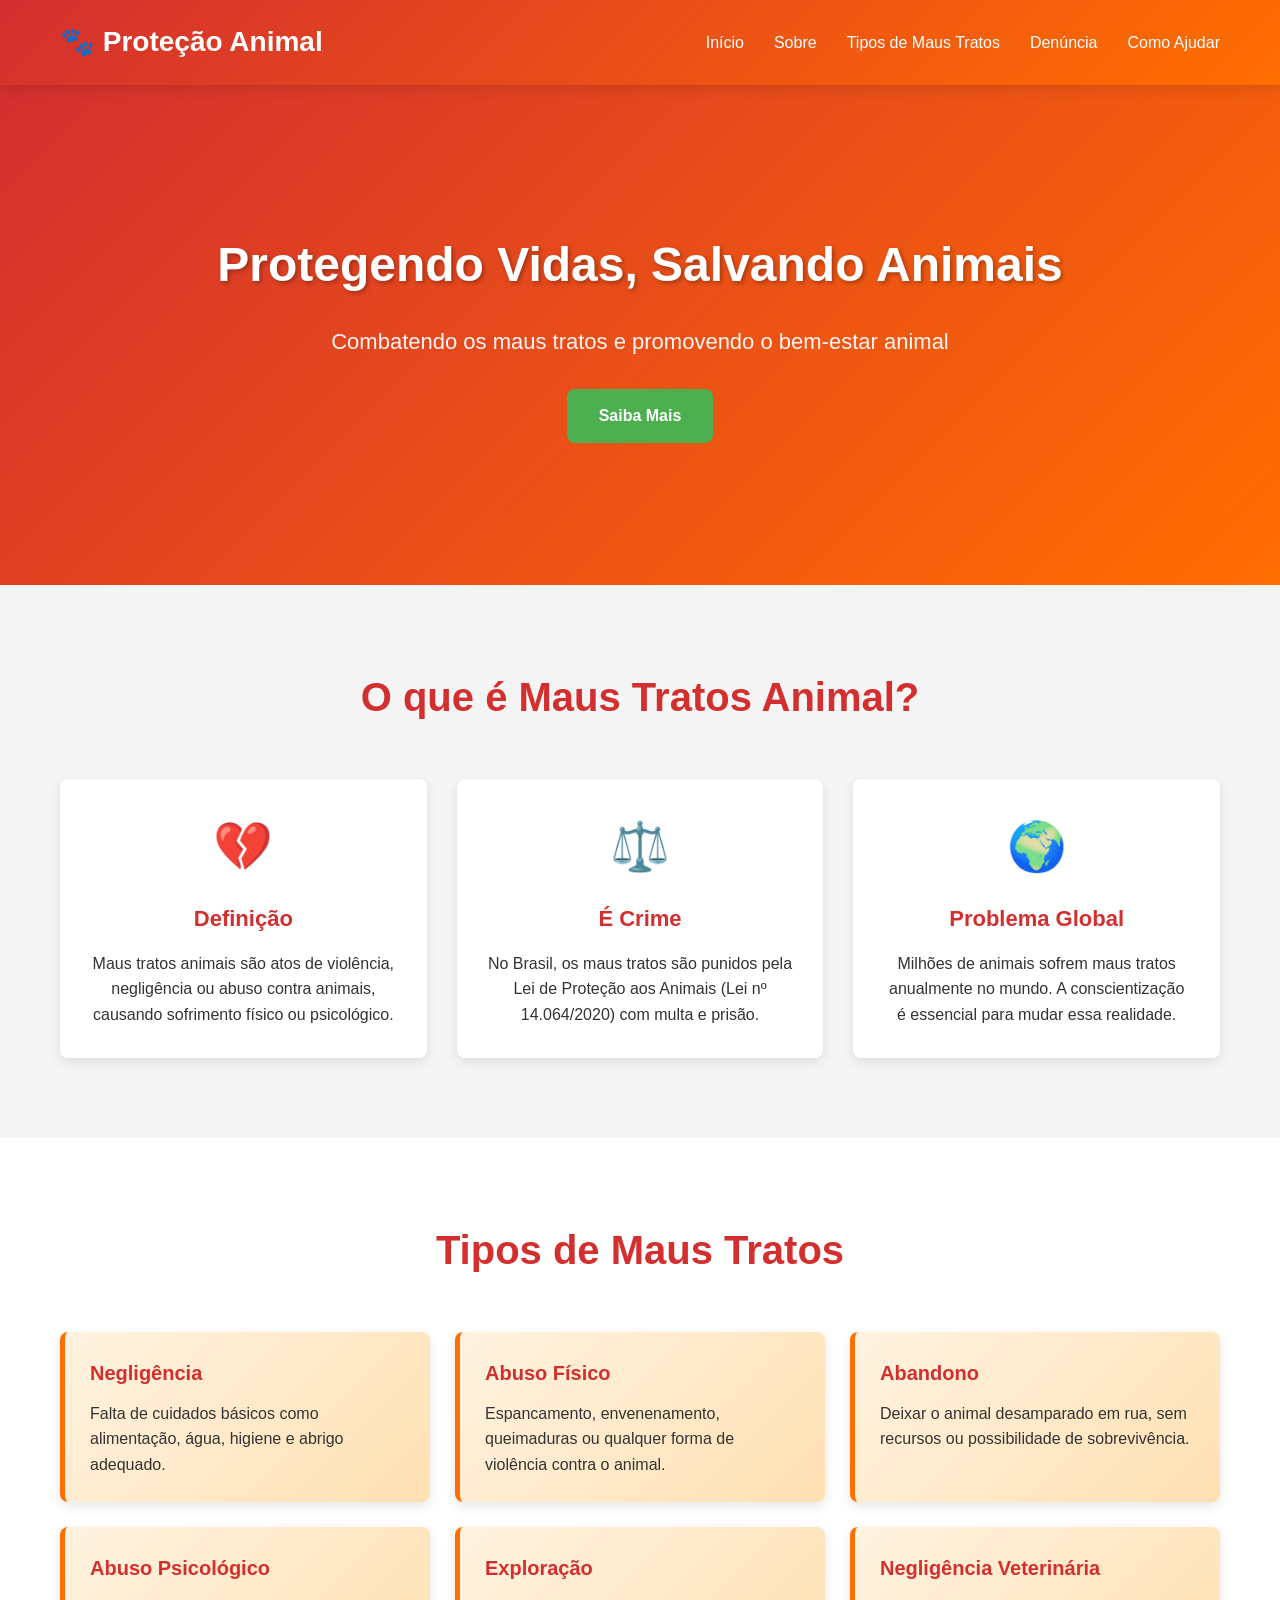
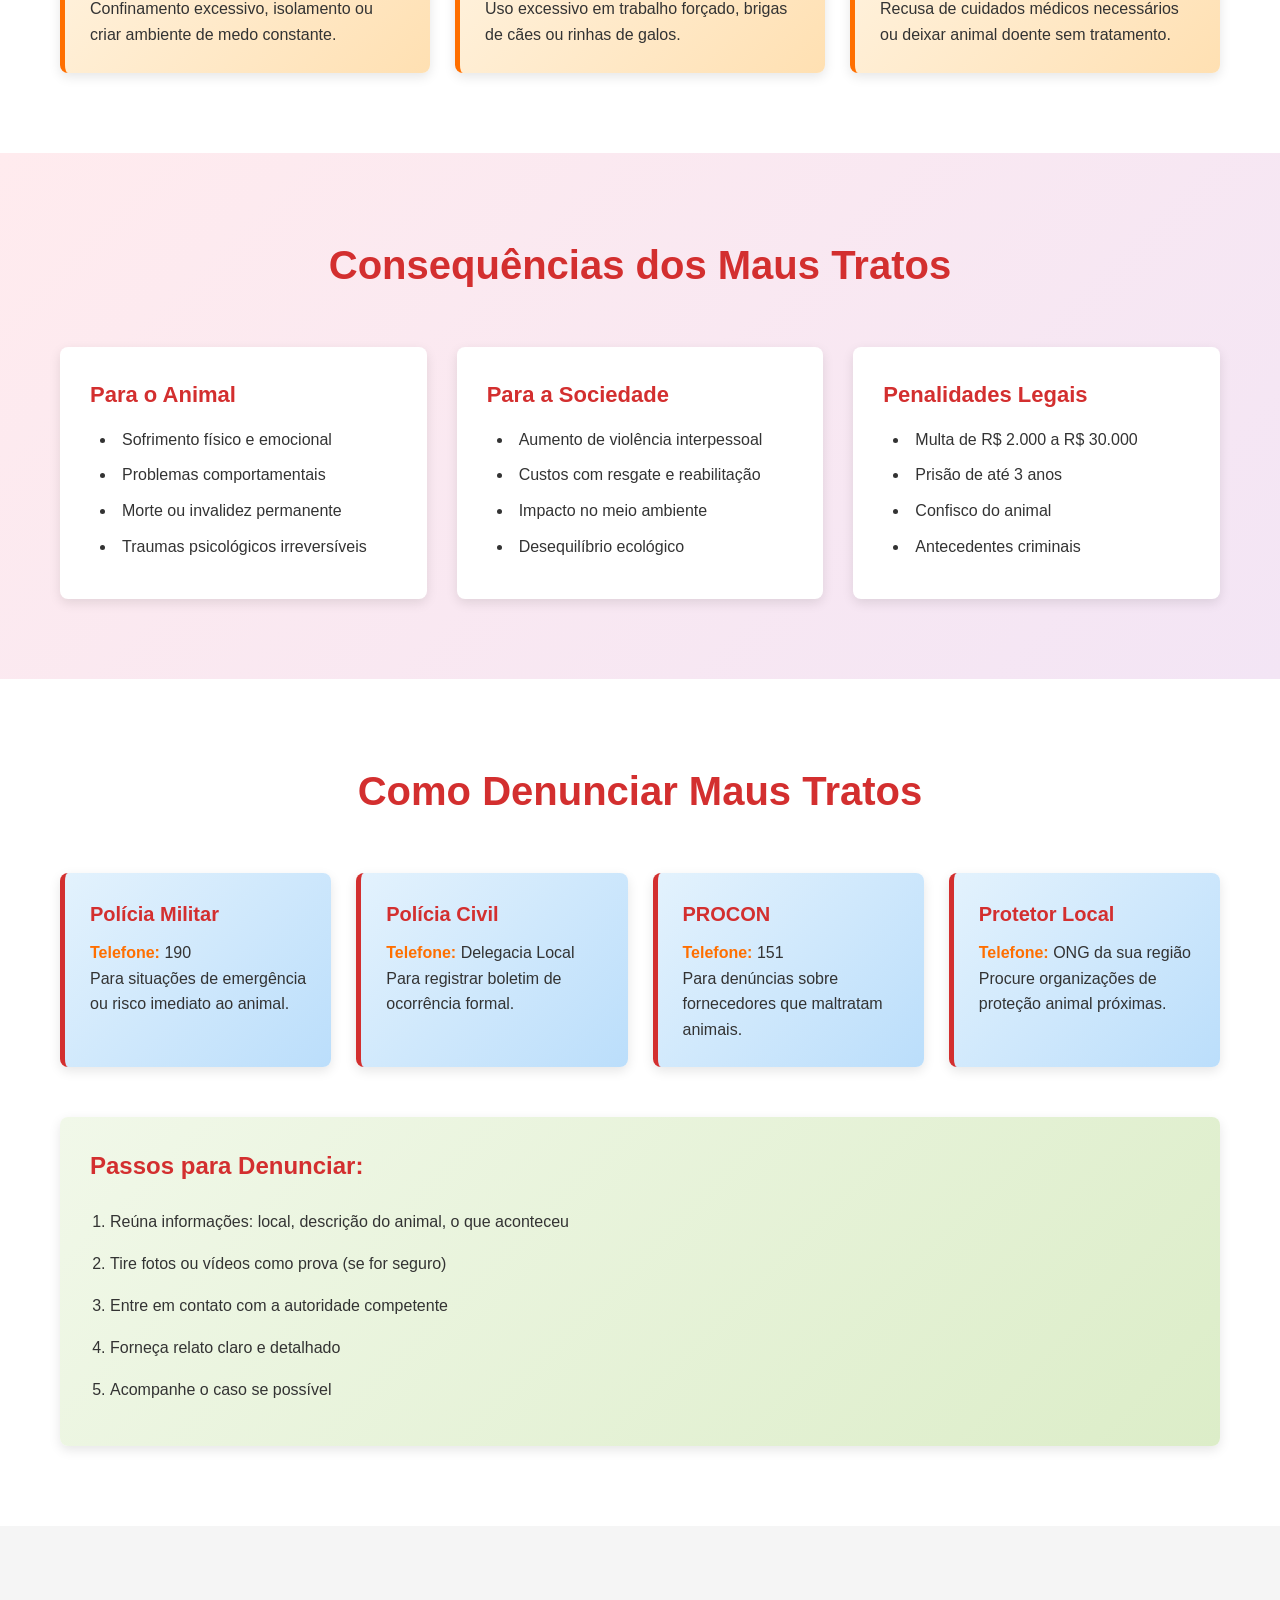
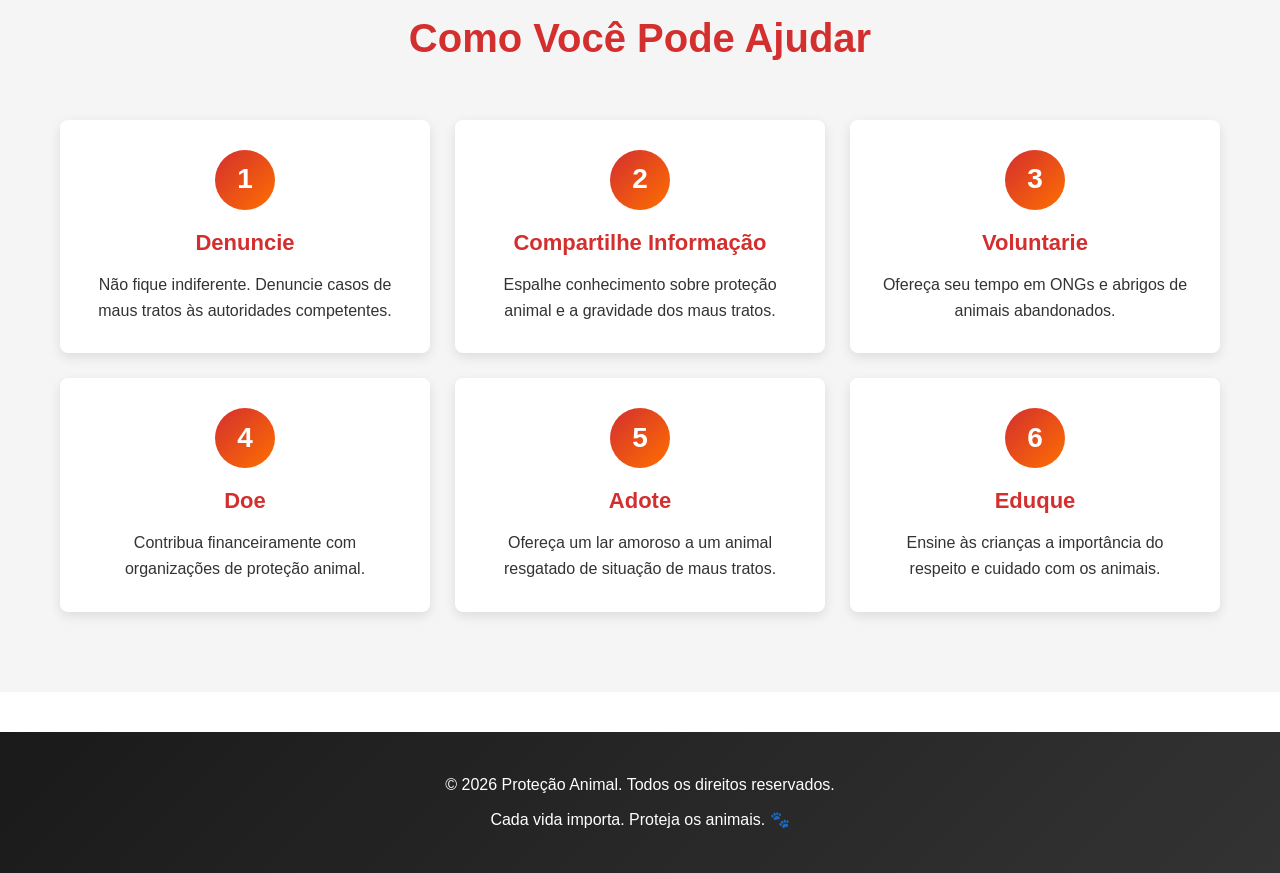
<file: index.html>
<!DOCTYPE html>
<html lang="pt-br">
<head>
    <meta charset="UTF-8">
    <meta name="viewport" content="width=device-width, initial-scale=1.0">
    <title>Proteção Animal - Combate aos Maus Tratos</title>
    <link rel="stylesheet" href="style.css">
</head>
<body>
    <!-- Cabeçalho -->
    <header class="header">
        <div class="container">
            <h1 class="logo">🐾 Proteção Animal</h1>
            <nav class="nav">
                <a href="#inicio" class="nav-link">Início</a>
                <a href="#sobre" class="nav-link">Sobre</a>
                <a href="#tipos" class="nav-link">Tipos de Maus Tratos</a>
                <a href="#denuncia" class="nav-link">Denúncia</a>
                <a href="#ajuda" class="nav-link">Como Ajudar</a>
            </nav>
        </div>
    </header>

    <!-- Seção Hero -->
    <section id="inicio" class="hero">
        <div class="hero-content">
            <h2>Protegendo Vidas, Salvando Animais</h2>
            <p>Combatendo os maus tratos e promovendo o bem-estar animal</p>
            <a href="adocao.html" class="btn btn-primary">Saiba Mais</a>
        </div>
    </section>

    <!-- Seção Sobre -->
    <section id="sobre" class="sobre">
        <div class="container">
            <h2>O que é Maus Tratos Animal?</h2>
            <div class="cards">
                <div class="card">
                    <div class="card-icon">💔</div>
                    <h3>Definição</h3>
                    <p>Maus tratos animais são atos de violência, negligência ou abuso contra animais, causando sofrimento físico ou psicológico.</p>
                </div>
                <div class="card">
                    <div class="card-icon">⚖️</div>
                    <h3>É Crime</h3>
                    <p>No Brasil, os maus tratos são punidos pela Lei de Proteção aos Animais (Lei nº 14.064/2020) com multa e prisão.</p>
                </div>
                <div class="card">
                    <div class="card-icon">🌍</div>
                    <h3>Problema Global</h3>
                    <p>Milhões de animais sofrem maus tratos anualmente no mundo. A conscientização é essencial para mudar essa realidade.</p>
                </div>
            </div>
        </div>
    </section>

    <!-- Seção Tipos de Maus Tratos -->
    <section id="tipos" class="tipos">
        <div class="container">
            <h2>Tipos de Maus Tratos</h2>
            <div class="tipos-grid">
                <div class="tipo-card">
                    <h3>Negligência</h3>
                    <p>Falta de cuidados básicos como alimentação, água, higiene e abrigo adequado.</p>
                </div>
                <div class="tipo-card">
                    <h3>Abuso Físico</h3>
                    <p>Espancamento, envenenamento, queimaduras ou qualquer forma de violência contra o animal.</p>
                </div>
                <div class="tipo-card">
                    <h3>Abandono</h3>
                    <p>Deixar o animal desamparado em rua, sem recursos ou possibilidade de sobrevivência.</p>
                </div>
                <div class="tipo-card">
                    <h3>Abuso Psicológico</h3>
                    <p>Confinamento excessivo, isolamento ou criar ambiente de medo constante.</p>
                </div>
                <div class="tipo-card">
                    <h3>Exploração</h3>
                    <p>Uso excessivo em trabalho forçado, brigas de cães ou rinhas de galos.</p>
                </div>
                <div class="tipo-card">
                    <h3>Negligência Veterinária</h3>
                    <p>Recusa de cuidados médicos necessários ou deixar animal doente sem tratamento.</p>
                </div>
            </div>
        </div>
    </section>

    <!-- Seção Consequências -->
    <section class="consequencias">
        <div class="container">
            <h2>Consequências dos Maus Tratos</h2>
            <div class="consequencias-list">
                <div class="item-consequencia">
                    <h4>Para o Animal</h4>
                    <ul>
                        <li>Sofrimento físico e emocional</li>
                        <li>Problemas comportamentais</li>
                        <li>Morte ou invalidez permanente</li>
                        <li>Traumas psicológicos irreversíveis</li>
                    </ul>
                </div>
                <div class="item-consequencia">
                    <h4>Para a Sociedade</h4>
                    <ul>
                        <li>Aumento de violência interpessoal</li>
                        <li>Custos com resgate e reabilitação</li>
                        <li>Impacto no meio ambiente</li>
                        <li>Desequilíbrio ecológico</li>
                    </ul>
                </div>
                <div class="item-consequencia">
                    <h4>Penalidades Legais</h4>
                    <ul>
                        <li>Multa de R$ 2.000 a R$ 30.000</li>
                        <li>Prisão de até 3 anos</li>
                        <li>Confisco do animal</li>
                        <li>Antecedentes criminais</li>
                    </ul>
                </div>
            </div>
        </div>
    </section>

    <!-- Seção Denúncia -->
    <section id="denuncia" class="denuncia">
        <div class="container">
            <h2>Como Denunciar Maus Tratos</h2>
            <div class="denuncia-opcoes">
                <div class="opcao">
                    <h3>Polícia Militar</h3>
                    <p><strong>Telefone:</strong> 190</p>
                    <p>Para situações de emergência ou risco imediato ao animal.</p>
                </div>
                <div class="opcao">
                    <h3>Polícia Civil</h3>
                    <p><strong>Telefone:</strong> Delegacia Local</p>
                    <p>Para registrar boletim de ocorrência formal.</p>
                </div>
                <div class="opcao">
                    <h3>PROCON</h3>
                    <p><strong>Telefone:</strong> 151</p>
                    <p>Para denúncias sobre fornecedores que maltratam animais.</p>
                </div>
                <div class="opcao">
                    <h3>Protetor Local</h3>
                    <p><strong>Telefone:</strong> ONG da sua região</p>
                    <p>Procure organizações de proteção animal próximas.</p>
                </div>
            </div>
            <div class="passo-a-passo">
                <h3>Passos para Denunciar:</h3>
                <ol>
                    <li>Reúna informações: local, descrição do animal, o que aconteceu</li>
                    <li>Tire fotos ou vídeos como prova (se for seguro)</li>
                    <li>Entre em contato com a autoridade competente</li>
                    <li>Forneça relato claro e detalhado</li>
                    <li>Acompanhe o caso se possível</li>
                </ol>
            </div>
        </div>
    </section>

    <!-- Seção Como Ajudar -->
    <section id="ajuda" class="ajuda">
        <div class="container">
            <h2>Como Você Pode Ajudar</h2>
            <div class="ajuda-grid">
                <div class="ajuda-card">
                    <div class="ajuda-numero">1</div>
                    <h3>Denuncie</h3>
                    <p>Não fique indiferente. Denuncie casos de maus tratos às autoridades competentes.</p>
                </div>
                <div class="ajuda-card">
                    <div class="ajuda-numero">2</div>
                    <h3>Compartilhe Informação</h3>
                    <p>Espalhe conhecimento sobre proteção animal e a gravidade dos maus tratos.</p>
                </div>
                <div class="ajuda-card">
                    <div class="ajuda-numero">3</div>
                    <h3>Voluntarie</h3>
                    <p>Ofereça seu tempo em ONGs e abrigos de animais abandonados.</p>
                </div>
                <div class="ajuda-card">
                    <div class="ajuda-numero">4</div>
                    <h3>Doe</h3>
                    <p>Contribua financeiramente com organizações de proteção animal.</p>
                </div>
                <div class="ajuda-card">
                    <div class="ajuda-numero">5</div>
                    <h3>Adote</h3>
                    <p>Ofereça um lar amoroso a um animal resgatado de situação de maus tratos.</p>
                </div>
                <div class="ajuda-card">
                    <div class="ajuda-numero">6</div>
                    <h3>Eduque</h3>
                    <p>Ensine às crianças a importância do respeito e cuidado com os animais.</p>
                </div>
            </div>
        </div>
    </section>

    <!-- Rodapé -->
    <footer class="footer">
        <div class="container">
            <p>&copy; 2026 Proteção Animal. Todos os direitos reservados.</p>
            <p>Cada vida importa. Proteja os animais. 🐾</p>
        </div>
    </footer>
</body>
</html>
</file>
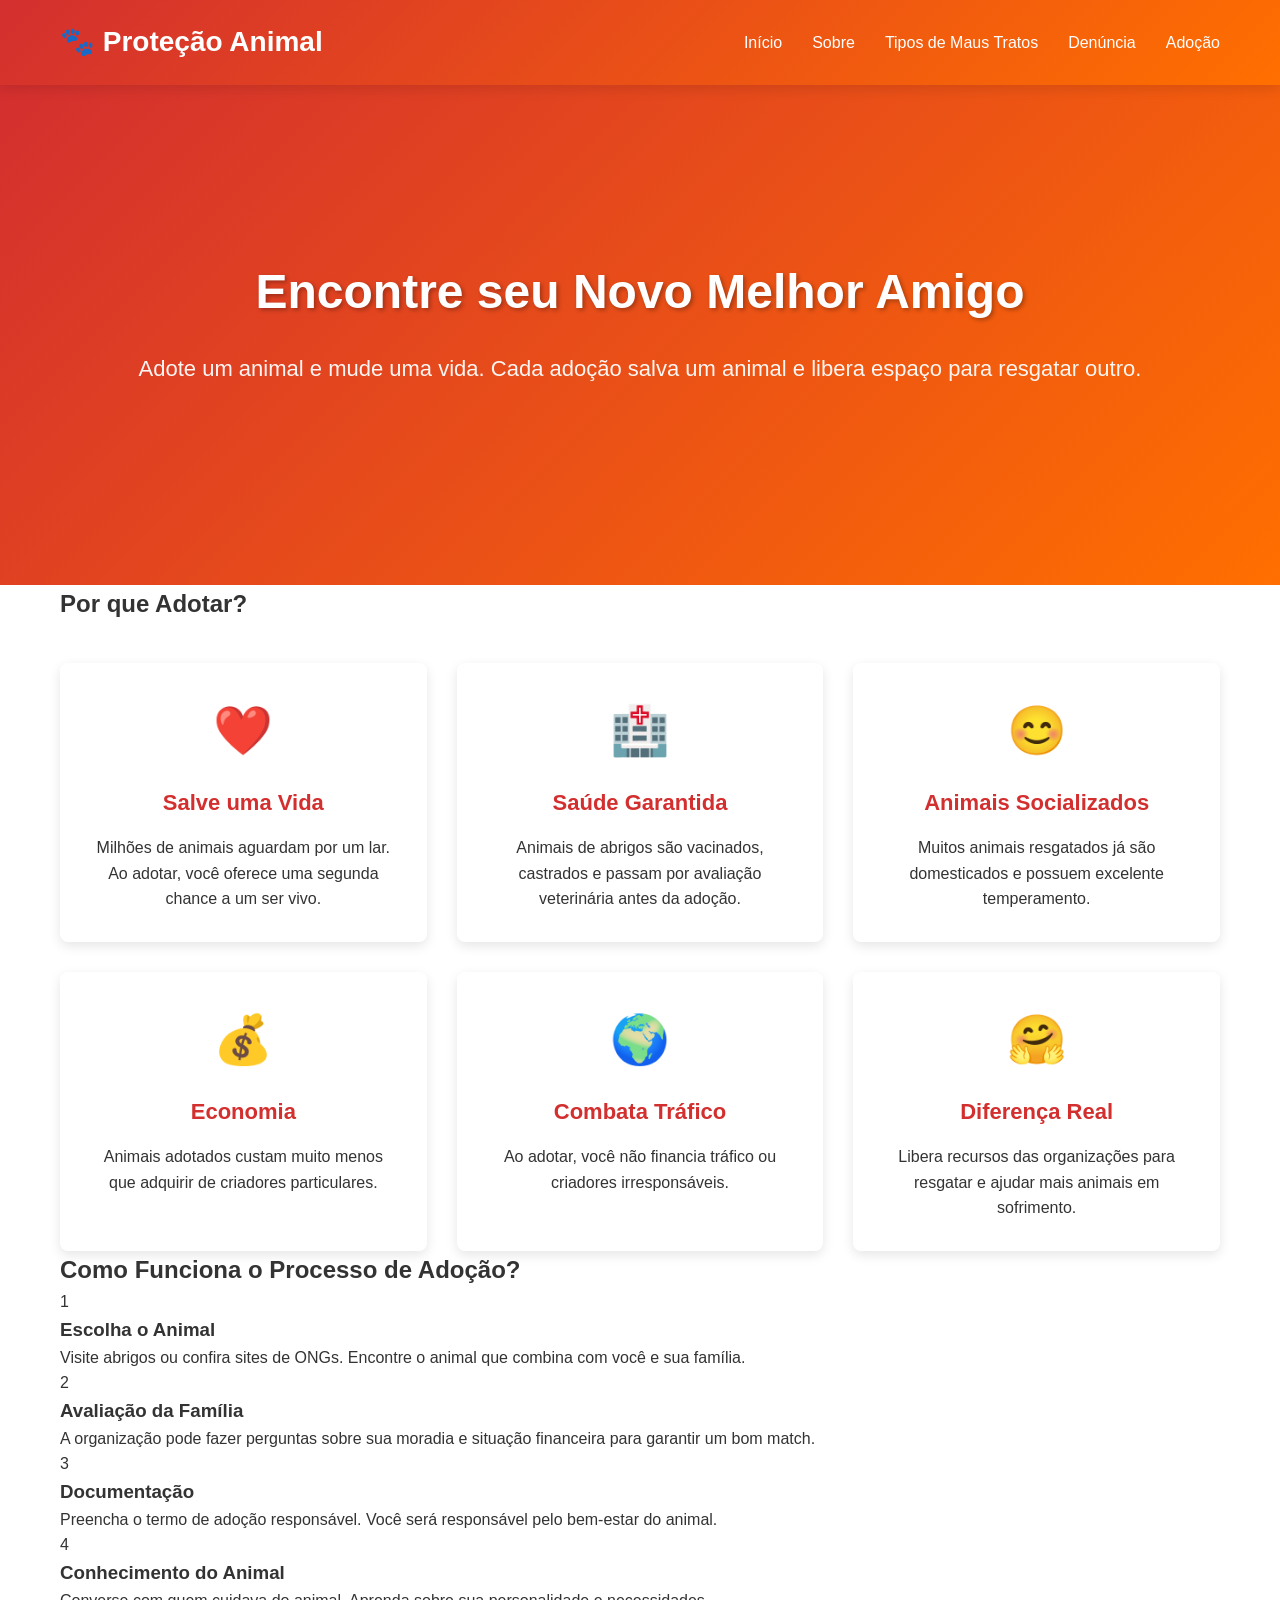
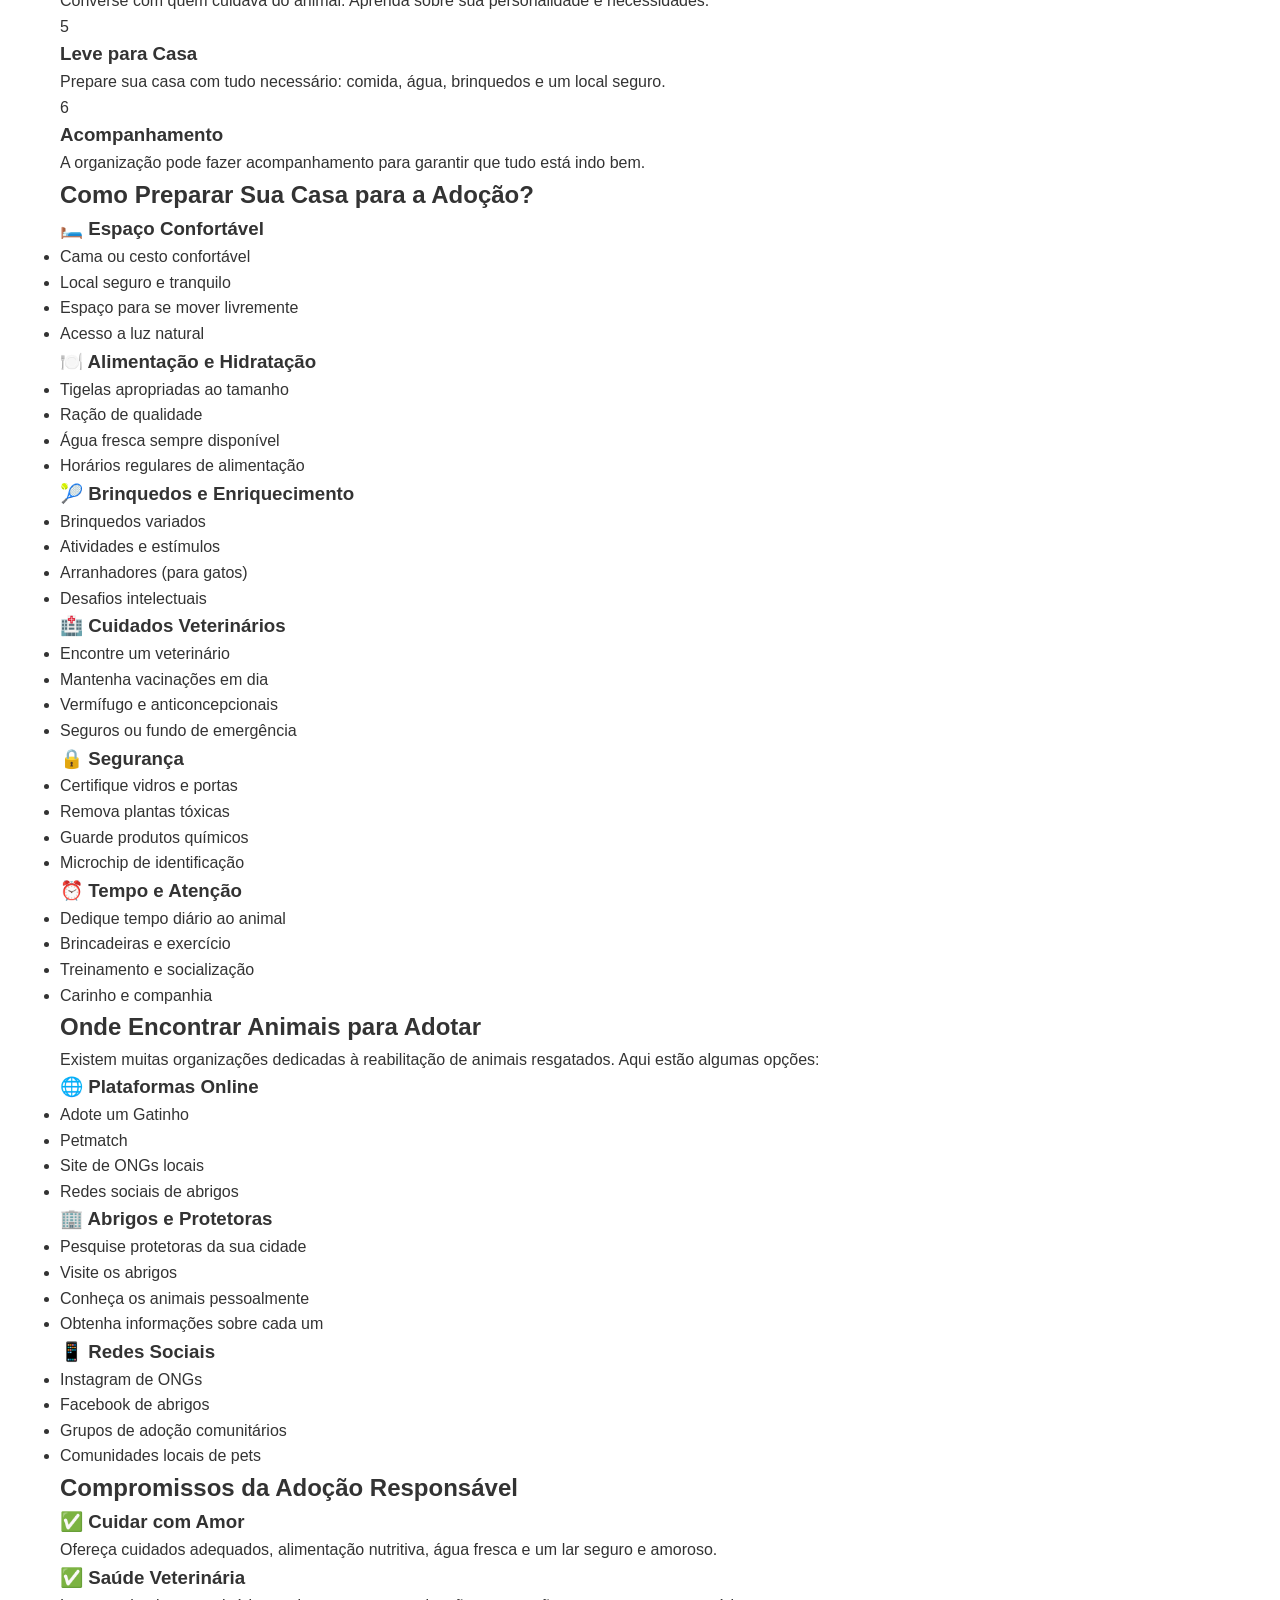
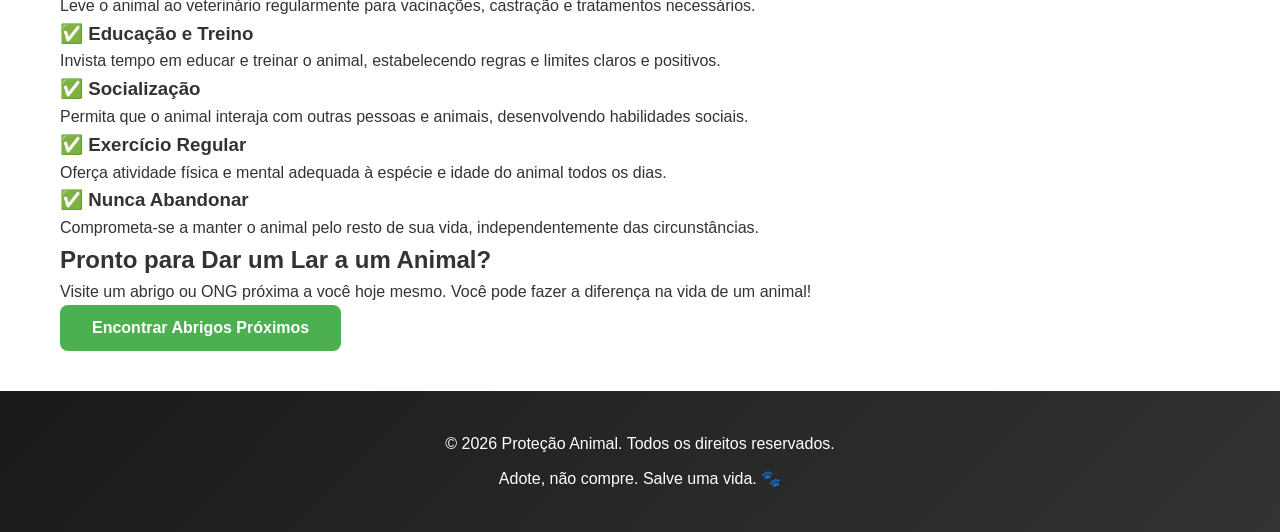
<file: adocao.html>
<!DOCTYPE html>
<html lang="pt-br">
<head>
    <meta charset="UTF-8">
    <meta name="viewport" content="width=device-width, initial-scale=1.0">
    <title>Adoção de Animais - Proteção Animal</title>
    <link rel="stylesheet" href="style.css">
</head>
<body>
    <!-- Cabeçalho -->
    <header class="header">
        <div class="container">
            <h1 class="logo">🐾 Proteção Animal</h1>
            <nav class="nav">
                <a href="index.html" class="nav-link">Início</a>
                <a href="index.html#sobre" class="nav-link">Sobre</a>
                <a href="index.html#tipos" class="nav-link">Tipos de Maus Tratos</a>
                <a href="index.html#denuncia" class="nav-link">Denúncia</a>
                <a href="adocao.html" class="nav-link">Adoção</a>
            </nav>
        </div>
    </header>

    <!-- Seção Hero -->
    <section class="hero">
        <div class="hero-content">
            <h2>Encontre seu Novo Melhor Amigo</h2>
            <p>Adote um animal e mude uma vida. Cada adoção salva um animal e libera espaço para resgatar outro.</p>
        </div>
    </section>

    <!-- Seção Principal -->
    <section class="adocao-intro">
        <div class="container">
            <h2>Por que Adotar?</h2>
            <div class="cards">
                <div class="card">
                    <div class="card-icon">❤️</div>
                    <h3>Salve uma Vida</h3>
                    <p>Milhões de animais aguardam por um lar. Ao adotar, você oferece uma segunda chance a um ser vivo.</p>
                </div>
                <div class="card">
                    <div class="card-icon">🏥</div>
                    <h3>Saúde Garantida</h3>
                    <p>Animais de abrigos são vacinados, castrados e passam por avaliação veterinária antes da adoção.</p>
                </div>
                <div class="card">
                    <div class="card-icon">😊</div>
                    <h3>Animais Socializados</h3>
                    <p>Muitos animais resgatados já são domesticados e possuem excelente temperamento.</p>
                </div>
                <div class="card">
                    <div class="card-icon">💰</div>
                    <h3>Economia</h3>
                    <p>Animais adotados custam muito menos que adquirir de criadores particulares.</p>
                </div>
                <div class="card">
                    <div class="card-icon">🌍</div>
                    <h3>Combata Tráfico</h3>
                    <p>Ao adotar, você não financia tráfico ou criadores irresponsáveis.</p>
                </div>
                <div class="card">
                    <div class="card-icon">🤗</div>
                    <h3>Diferença Real</h3>
                    <p>Libera recursos das organizações para resgatar e ajudar mais animais em sofrimento.</p>
                </div>
            </div>
        </div>
    </section>

    <!-- Seção Processo de Adoção -->
    <section class="processo-adocao">
        <div class="container">
            <h2>Como Funciona o Processo de Adoção?</h2>
            <div class="processo-steps">
                <div class="step">
                    <div class="step-numero">1</div>
                    <h3>Escolha o Animal</h3>
                    <p>Visite abrigos ou confira sites de ONGs. Encontre o animal que combina com você e sua família.</p>
                </div>
                <div class="step">
                    <div class="step-numero">2</div>
                    <h3>Avaliação da Família</h3>
                    <p>A organização pode fazer perguntas sobre sua moradia e situação financeira para garantir um bom match.</p>
                </div>
                <div class="step">
                    <div class="step-numero">3</div>
                    <h3>Documentação</h3>
                    <p>Preencha o termo de adoção responsável. Você será responsável pelo bem-estar do animal.</p>
                </div>
                <div class="step">
                    <div class="step-numero">4</div>
                    <h3>Conhecimento do Animal</h3>
                    <p>Converse com quem cuidava do animal. Aprenda sobre sua personalidade e necessidades.</p>
                </div>
                <div class="step">
                    <div class="step-numero">5</div>
                    <h3>Leve para Casa</h3>
                    <p>Prepare sua casa com tudo necessário: comida, água, brinquedos e um local seguro.</p>
                </div>
                <div class="step">
                    <div class="step-numero">6</div>
                    <h3>Acompanhamento</h3>
                    <p>A organização pode fazer acompanhamento para garantir que tudo está indo bem.</p>
                </div>
            </div>
        </div>
    </section>

    <!-- Seção Preparação -->
    <section class="preparacao">
        <div class="container">
            <h2>Como Preparar Sua Casa para a Adoção?</h2>
            <div class="preparacao-grid">
                <div class="prep-card">
                    <h3>🛏️ Espaço Confortável</h3>
                    <ul>
                        <li>Cama ou cesto confortável</li>
                        <li>Local seguro e tranquilo</li>
                        <li>Espaço para se mover livremente</li>
                        <li>Acesso a luz natural</li>
                    </ul>
                </div>
                <div class="prep-card">
                    <h3>🍽️ Alimentação e Hidratação</h3>
                    <ul>
                        <li>Tigelas apropriadas ao tamanho</li>
                        <li>Ração de qualidade</li>
                        <li>Água fresca sempre disponível</li>
                        <li>Horários regulares de alimentação</li>
                    </ul>
                </div>
                <div class="prep-card">
                    <h3>🎾 Brinquedos e Enriquecimento</h3>
                    <ul>
                        <li>Brinquedos variados</li>
                        <li>Atividades e estímulos</li>
                        <li>Arranhadores (para gatos)</li>
                        <li>Desafios intelectuais</li>
                    </ul>
                </div>
                <div class="prep-card">
                    <h3>🏥 Cuidados Veterinários</h3>
                    <ul>
                        <li>Encontre um veterinário</li>
                        <li>Mantenha vacinações em dia</li>
                        <li>Vermífugo e anticoncepcionais</li>
                        <li>Seguros ou fundo de emergência</li>
                    </ul>
                </div>
                <div class="prep-card">
                    <h3>🔒 Segurança</h3>
                    <ul>
                        <li>Certifique vidros e portas</li>
                        <li>Remova plantas tóxicas</li>
                        <li>Guarde produtos químicos</li>
                        <li>Microchip de identificação</li>
                    </ul>
                </div>
                <div class="prep-card">
                    <h3>⏰ Tempo e Atenção</h3>
                    <ul>
                        <li>Dedique tempo diário ao animal</li>
                        <li>Brincadeiras e exercício</li>
                        <li>Treinamento e socialização</li>
                        <li>Carinho e companhia</li>
                    </ul>
                </div>
            </div>
        </div>
    </section>

    <!-- Seção ONGs -->
    <section class="ongs">
        <div class="container">
            <h2>Onde Encontrar Animais para Adotar</h2>
            <div class="ongs-info">
                <p>Existem muitas organizações dedicadas à reabilitação de animais resgatados. Aqui estão algumas opções:</p>
                
                <div class="ongs-grid">
                    <div class="ong-card">
                        <h3>🌐 Plataformas Online</h3>
                        <ul>
                            <li>Adote um Gatinho</li>
                            <li>Petmatch</li>
                            <li>Site de ONGs locais</li>
                            <li>Redes sociais de abrigos</li>
                        </ul>
                    </div>
                    <div class="ong-card">
                        <h3>🏢 Abrigos e Protetoras</h3>
                        <ul>
                            <li>Pesquise protetoras da sua cidade</li>
                            <li>Visite os abrigos</li>
                            <li>Conheça os animais pessoalmente</li>
                            <li>Obtenha informações sobre cada um</li>
                        </ul>
                    </div>
                    <div class="ong-card">
                        <h3>📱 Redes Sociais</h3>
                        <ul>
                            <li>Instagram de ONGs</li>
                            <li>Facebook de abrigos</li>
                            <li>Grupos de adoção comunitários</li>
                            <li>Comunidades locais de pets</li>
                        </ul>
                    </div>
                </div>
            </div>
        </section>

    <!-- Seção Responsabilidades -->
    <section class="responsabilidades">
        <div class="container">
            <h2>Compromissos da Adoção Responsável</h2>
            <div class="compromissos-list">
                <div class="compromisso">
                    <h3>✅ Cuidar com Amor</h3>
                    <p>Ofereça cuidados adequados, alimentação nutritiva, água fresca e um lar seguro e amoroso.</p>
                </div>
                <div class="compromisso">
                    <h3>✅ Saúde Veterinária</h3>
                    <p>Leve o animal ao veterinário regularmente para vacinações, castração e tratamentos necessários.</p>
                </div>
                <div class="compromisso">
                    <h3>✅ Educação e Treino</h3>
                    <p>Invista tempo em educar e treinar o animal, estabelecendo regras e limites claros e positivos.</p>
                </div>
                <div class="compromisso">
                    <h3>✅ Socialização</h3>
                    <p>Permita que o animal interaja com outras pessoas e animais, desenvolvendo habilidades sociais.</p>
                </div>
                <div class="compromisso">
                    <h3>✅ Exercício Regular</h3>
                    <p>Oferça atividade física e mental adequada à espécie e idade do animal todos os dias.</p>
                </div>
                <div class="compromisso">
                    <h3>✅ Nunca Abandonar</h3>
                    <p>Comprometa-se a manter o animal pelo resto de sua vida, independentemente das circunstâncias.</p>
                </div>
            </div>
        </div>
    </section>

    <!-- Seção Call to Action -->
    <section class="cta-adocao">
        <div class="container">
            <h2>Pronto para Dar um Lar a um Animal?</h2>
            <p>Visite um abrigo ou ONG próxima a você hoje mesmo. Você pode fazer a diferença na vida de um animal!</p>
            <button class="btn btn-primary" onclick="alert('Procure por ONGs e abrigos na sua região!')">Encontrar Abrigos Próximos</button>
        </div>
    </section>

    <!-- Rodapé -->
    <footer class="footer">
        <div class="container">
            <p>&copy; 2026 Proteção Animal. Todos os direitos reservados.</p>
            <p>Adote, não compre. Salve uma vida. 🐾</p>
        </div>
    </footer>
</body>
</html>
</file>
<file: style.css>
* {
    margin: 0;
    padding: 0;
    box-sizing: border-box;
}

:root {
    --primary-color: #d32f2f;
    --secondary-color: #ff6f00;
    --dark-color: #1a1a1a;
    --light-color: #f5f5f5;
    --text-color: #333;
    --accent-color: #4caf50;
    --border-radius: 8px;
    --shadow: 0 4px 12px rgba(0, 0, 0, 0.1);
}

html {
    scroll-behavior: smooth;
}

body {
    font-family: 'Segoe UI', Tahoma, Geneva, Verdana, sans-serif;
    line-height: 1.6;
    color: var(--text-color);
    background-color: #fff;
}

.container {
    max-width: 1200px;
    margin: 0 auto;
    padding: 0 20px;
}

/* Header e Navegação */
.header {
    background: linear-gradient(135deg, var(--primary-color), var(--secondary-color));
    color: white;
    padding: 20px 0;
    box-shadow: var(--shadow);
    position: sticky;
    top: 0;
    z-index: 100;
}

.header .container {
    display: flex;
    justify-content: space-between;
    align-items: center;
    flex-wrap: wrap;
    gap: 20px;
}

.logo {
    font-size: 28px;
    font-weight: bold;
}

.nav {
    display: flex;
    gap: 30px;
    flex-wrap: wrap;
}

.nav-link {
    color: white;
    text-decoration: none;
    transition: opacity 0.3s;
    font-weight: 500;
}

.nav-link:hover {
    opacity: 0.8;
    text-decoration: underline;
}

/* Seção Hero */
.hero {
    background: linear-gradient(135deg, var(--primary-color), var(--secondary-color));
    color: white;
    padding: 100px 20px;
    text-align: center;
    min-height: 500px;
    display: flex;
    align-items: center;
    justify-content: center;
}

.hero-content h2 {
    font-size: 48px;
    margin-bottom: 20px;
    text-shadow: 2px 2px 4px rgba(0, 0, 0, 0.3);
}

.hero-content p {
    font-size: 22px;
    margin-bottom: 30px;
    opacity: 0.95;
}

/* Botões */
.btn {
    padding: 14px 32px;
    font-size: 16px;
    border: none;
    border-radius: var(--border-radius);
    cursor: pointer;
    transition: all 0.3s;
    font-weight: 600;
    display: inline-block;
    text-decoration: none;
    text-align: center;
}

.btn-primary {
    background-color: var(--accent-color);
    color: white;
}

.btn-primary:hover {
    background-color: #45a049;
    transform: translateY(-2px);
    box-shadow: 0 6px 16px rgba(0, 0, 0, 0.2);
}

/* Seção Sobre */
.sobre {
    padding: 80px 20px;
    background-color: var(--light-color);
}

.sobre h2,
.tipos h2,
.consequencias h2,
.denuncia h2,
.ajuda h2 {
    font-size: 40px;
    margin-bottom: 50px;
    text-align: center;
    color: var(--primary-color);
}

.cards {
    display: grid;
    grid-template-columns: repeat(auto-fit, minmax(300px, 1fr));
    gap: 30px;
    margin-top: 40px;
}

.card {
    background: white;
    padding: 30px;
    border-radius: var(--border-radius);
    box-shadow: var(--shadow);
    text-align: center;
    transition: transform 0.3s, box-shadow 0.3s;
}

.card:hover {
    transform: translateY(-10px);
    box-shadow: 0 8px 24px rgba(0, 0, 0, 0.15);
}

.card-icon {
    font-size: 48px;
    margin-bottom: 15px;
}

.card h3 {
    color: var(--primary-color);
    margin-bottom: 15px;
    font-size: 22px;
}

/* Seção Tipos */
.tipos {
    padding: 80px 20px;
    background-color: white;
}

.tipos-grid {
    display: grid;
    grid-template-columns: repeat(auto-fit, minmax(280px, 1fr));
    gap: 25px;
    margin-top: 40px;
}

.tipo-card {
    background: linear-gradient(135deg, #fff3e0, #ffe0b2);
    padding: 25px;
    border-radius: var(--border-radius);
    border-left: 5px solid var(--secondary-color);
    box-shadow: var(--shadow);
    transition: all 0.3s;
}

.tipo-card:hover {
    transform: translateX(10px);
    box-shadow: 0 8px 20px rgba(0, 0, 0, 0.15);
}

.tipo-card h3 {
    color: var(--primary-color);
    margin-bottom: 12px;
    font-size: 20px;
}

/* Seção Consequências */
.consequencias {
    padding: 80px 20px;
    background: linear-gradient(135deg, #ffebee, #f3e5f5);
}

.consequencias-list {
    display: grid;
    grid-template-columns: repeat(auto-fit, minmax(300px, 1fr));
    gap: 30px;
    margin-top: 40px;
}

.item-consequencia {
    background: white;
    padding: 30px;
    border-radius: var(--border-radius);
    box-shadow: var(--shadow);
}

.item-consequencia h4 {
    color: var(--primary-color);
    margin-bottom: 15px;
    font-size: 22px;
}

.item-consequencia ul {
    list-style-position: inside;
    color: var(--text-color);
}

.item-consequencia li {
    margin-bottom: 10px;
    padding-left: 10px;
}

/* Seção Denúncia */
.denuncia {
    padding: 80px 20px;
    background-color: white;
}

.denuncia-opcoes {
    display: grid;
    grid-template-columns: repeat(auto-fit, minmax(250px, 1fr));
    gap: 25px;
    margin-bottom: 50px;
    margin-top: 40px;
}

.opcao {
    background: linear-gradient(135deg, #e3f2fd, #bbdefb);
    padding: 25px;
    border-radius: var(--border-radius);
    border-left: 5px solid var(--primary-color);
    box-shadow: var(--shadow);
}

.opcao h3 {
    color: var(--primary-color);
    margin-bottom: 10px;
    font-size: 20px;
}

.opcao strong {
    color: var(--secondary-color);
}

.passo-a-passo {
    background: linear-gradient(135deg, #f1f8e9, #dcedc8);
    padding: 30px;
    border-radius: var(--border-radius);
    margin-top: 40px;
    box-shadow: var(--shadow);
}

.passo-a-passo h3 {
    color: var(--primary-color);
    margin-bottom: 20px;
    font-size: 24px;
}

.passo-a-passo ol {
    margin-left: 20px;
    line-height: 2;
}

.passo-a-passo li {
    margin-bottom: 10px;
}

/* Seção Como Ajudar */
.ajuda {
    padding: 80px 20px;
    background-color: var(--light-color);
}

.ajuda-grid {
    display: grid;
    grid-template-columns: repeat(auto-fit, minmax(300px, 1fr));
    gap: 25px;
    margin-top: 40px;
}

.ajuda-card {
    background: white;
    padding: 30px;
    border-radius: var(--border-radius);
    box-shadow: var(--shadow);
    text-align: center;
    transition: all 0.3s;
    position: relative;
    overflow: hidden;
}

.ajuda-card:hover {
    transform: translateY(-10px);
    box-shadow: 0 12px 28px rgba(0, 0, 0, 0.15);
}

.ajuda-numero {
    display: inline-flex;
    align-items: center;
    justify-content: center;
    width: 60px;
    height: 60px;
    background: linear-gradient(135deg, var(--primary-color), var(--secondary-color));
    color: white;
    font-size: 28px;
    font-weight: bold;
    border-radius: 50%;
    margin-bottom: 15px;
}

.ajuda-card h3 {
    color: var(--primary-color);
    margin-bottom: 12px;
    font-size: 22px;
}

/* Rodapé */
.footer {
    background: linear-gradient(135deg, var(--dark-color), #333);
    color: white;
    text-align: center;
    padding: 30px 20px;
    margin-top: 40px;
}

.footer p {
    margin: 10px 0;
}

.footer a {
    color: var(--accent-color);
    text-decoration: none;
}

.footer a:hover {
    text-decoration: underline;
}

/* Responsividade */
@media (max-width: 768px) {
    .header .container {
        flex-direction: column;
        gap: 15px;
    }

    .nav {
        gap: 15px;
        justify-content: center;
    }

    .nav-link {
        font-size: 14px;
    }

    .hero-content h2 {
        font-size: 32px;
    }

    .hero-content p {
        font-size: 18px;
    }

    .sobre h2,
    .tipos h2,
    .consequencias h2,
    .denuncia h2,
    .ajuda h2 {
        font-size: 32px;
        margin-bottom: 30px;
    }

    .cards,
    .tipos-grid,
    .consequencias-list,
    .denuncia-opcoes,
    .ajuda-grid {
        grid-template-columns: 1fr;
    }

    .card,
    .tipo-card,
    .item-consequencia,
    .opcao,
    .ajuda-card {
        padding: 20px;
    }

    .passo-a-passo {
        padding: 20px;
    }

    .logo {
        font-size: 24px;
    }
}

@media (max-width: 480px) {
    .hero-content h2 {
        font-size: 24px;
    }

    .hero {
        min-height: 300px;
    }

    .nav {
        display: none;
    }

    .sobre h2,
    .tipos h2,
    .consequencias h2,
    .denuncia h2,
    .ajuda h2 {
        font-size: 24px;
    }

    .btn {
        padding: 12px 24px;
        font-size: 14px;
    }
}
</file>
